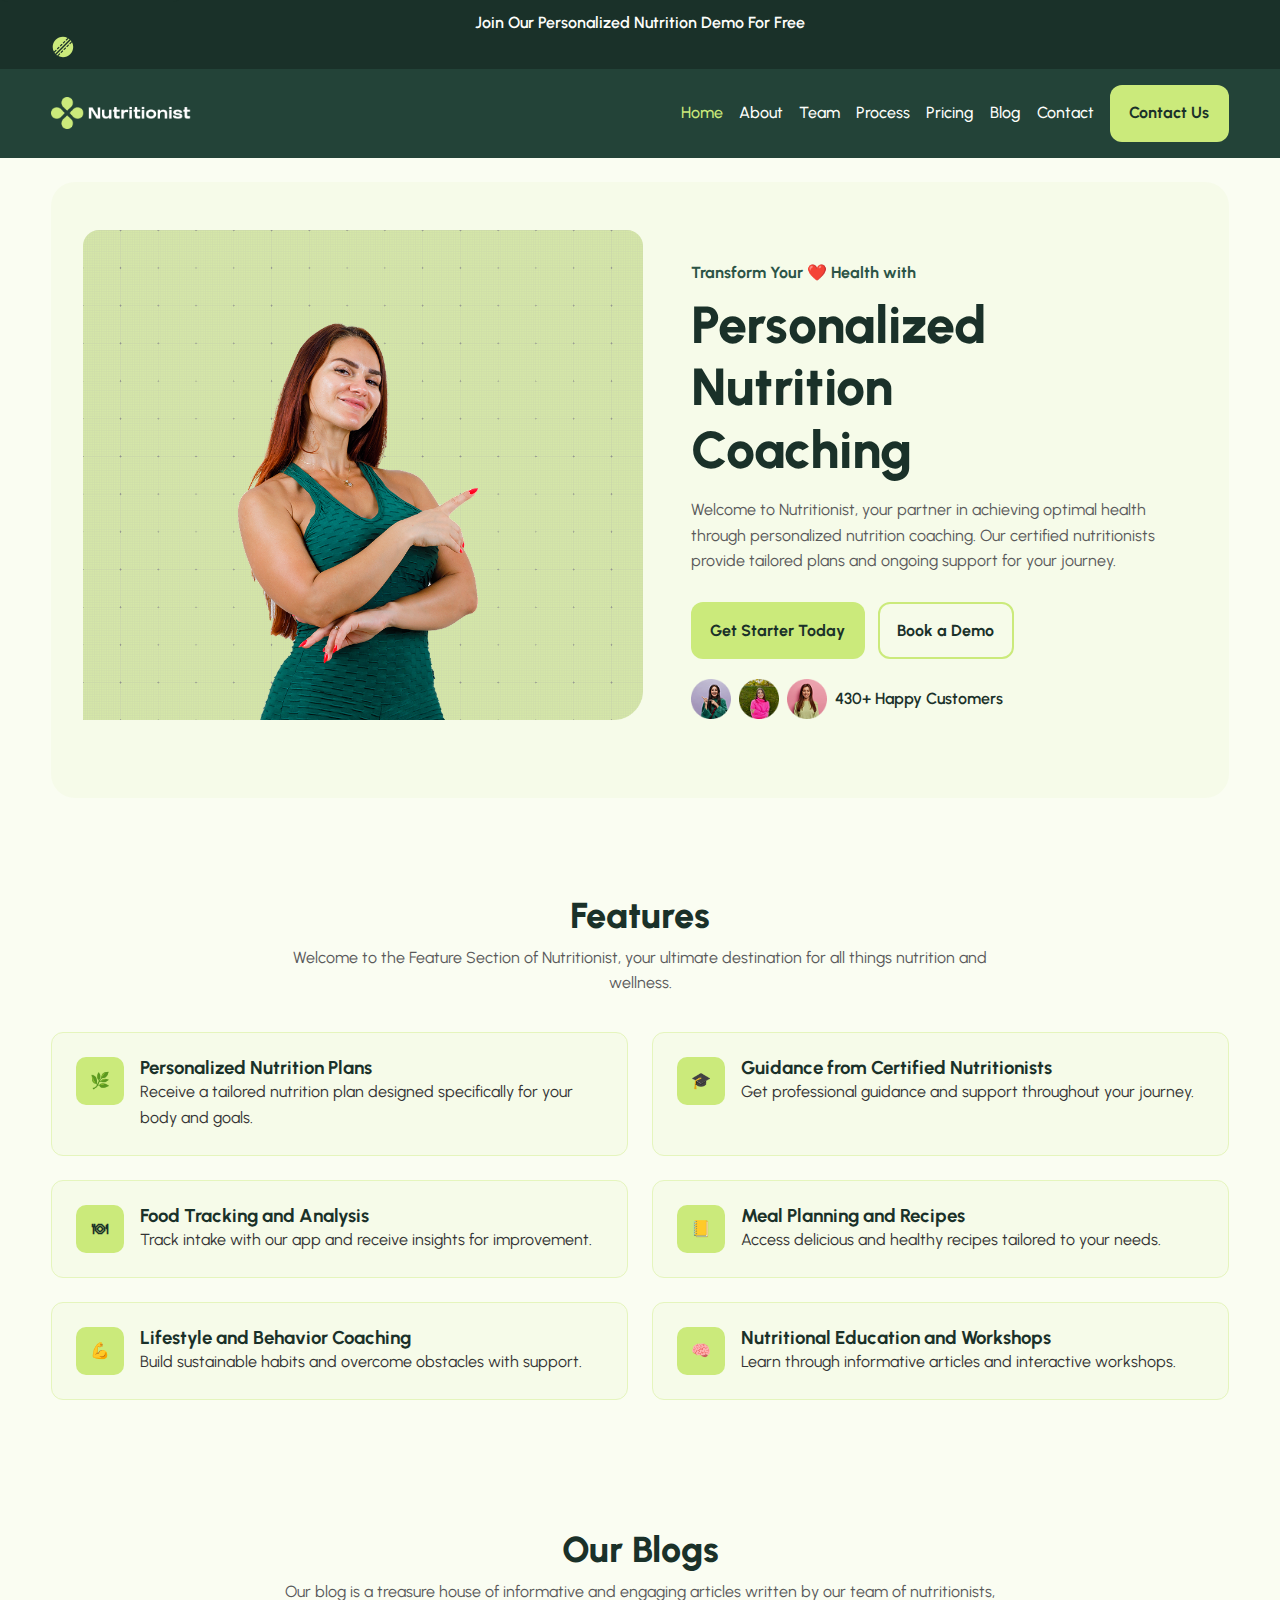
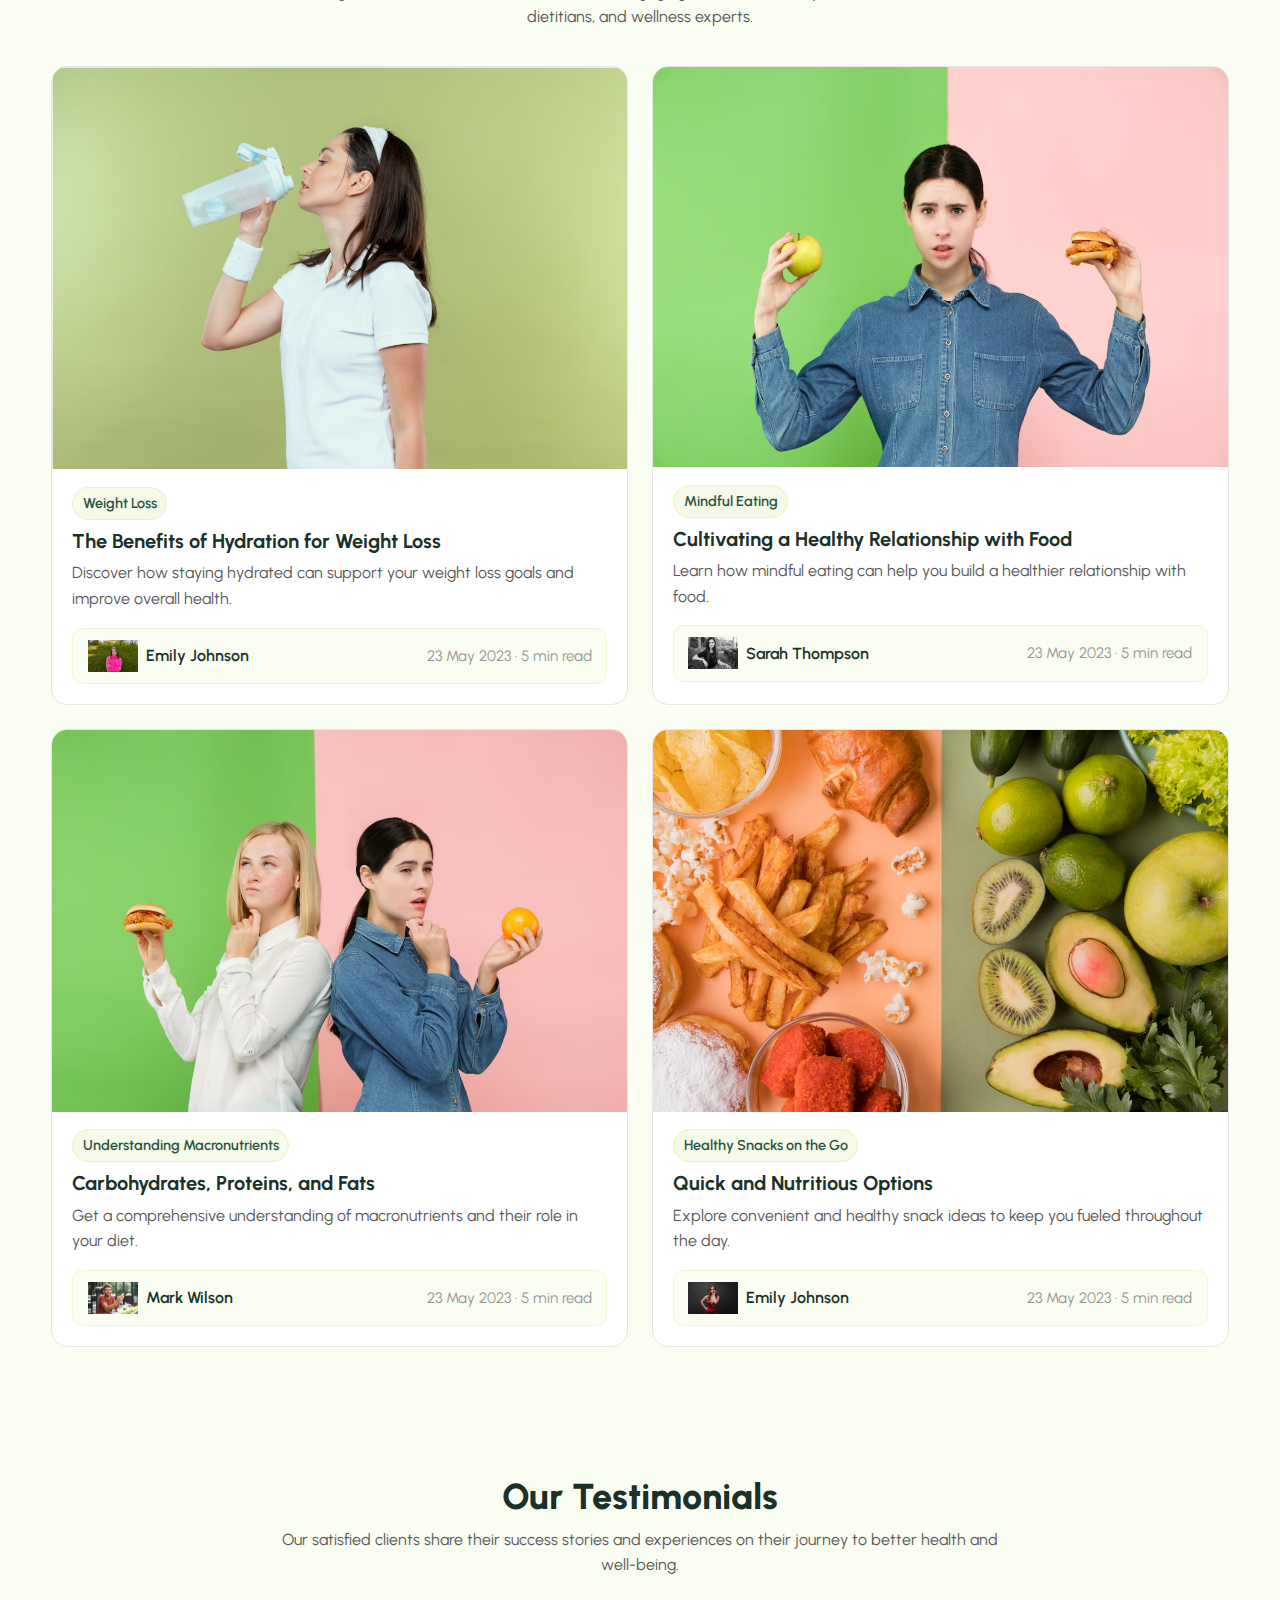
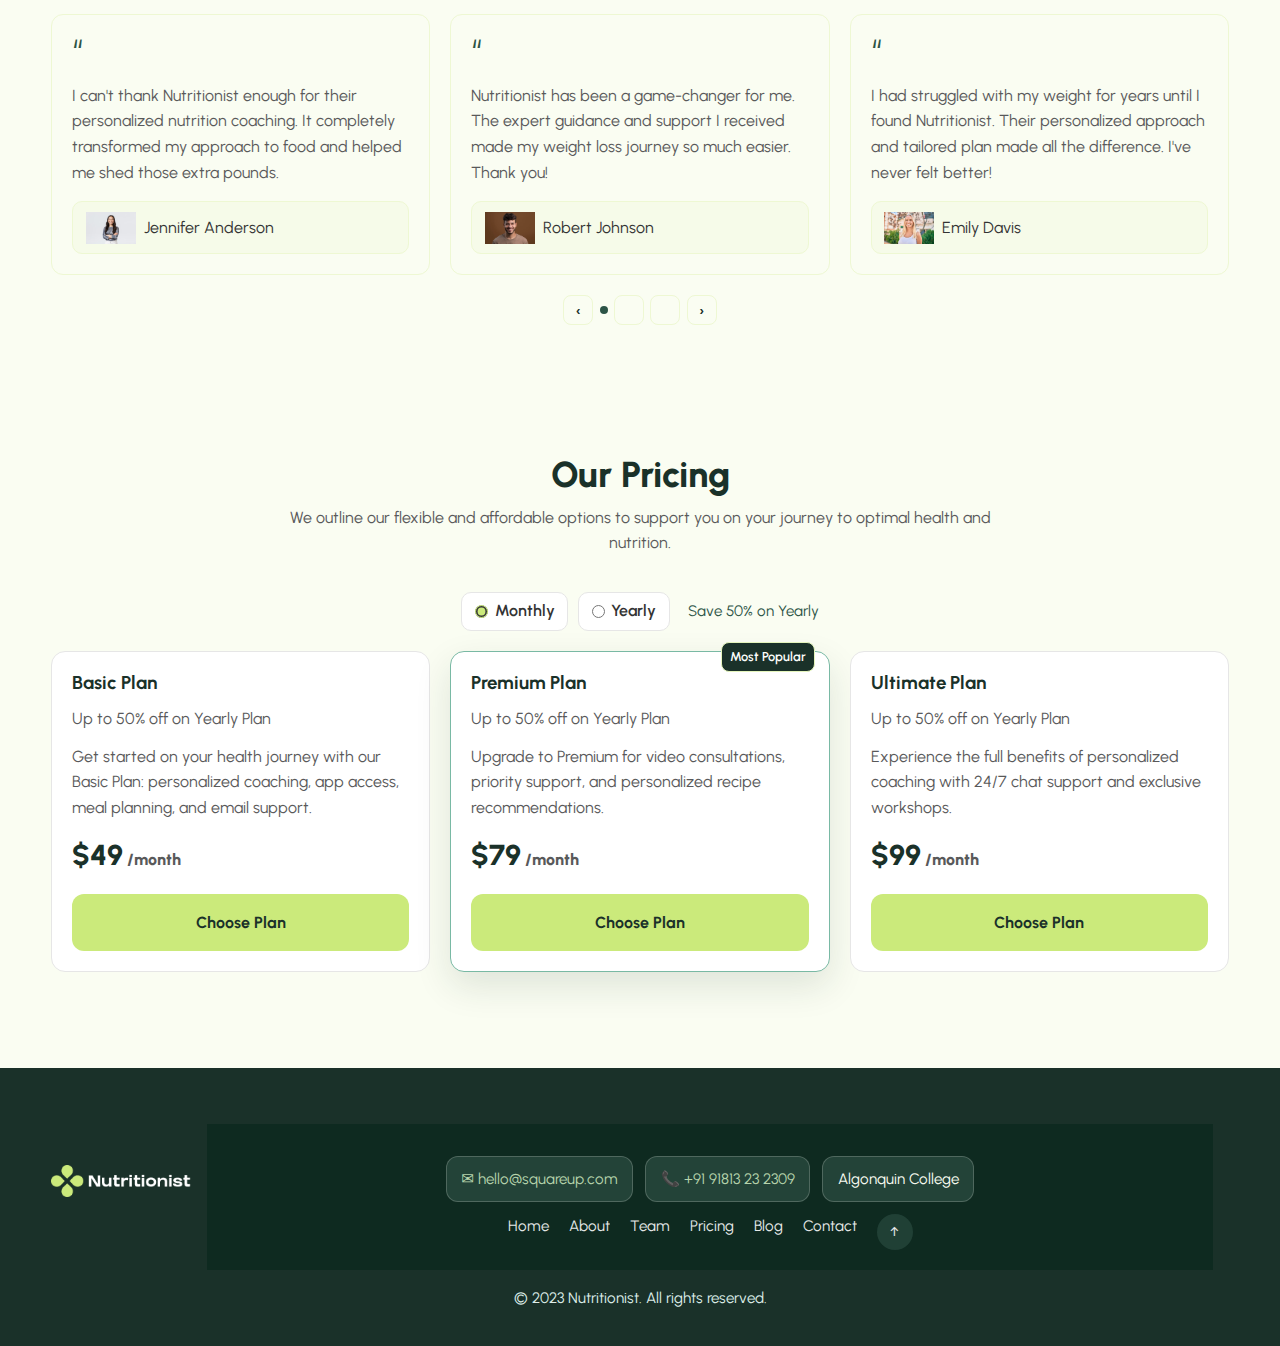
<file: index.html>
<!doctype html>
<html lang="en">

<head>
  <meta charset="UTF-8" />
  <meta name="viewport" content="width=device-width, initial-scale=1" />
  <title>Nutritionist — Personalized Nutrition Coaching</title>
  <meta name="description"
    content="Transform your health with personalized nutrition coaching. Tailored plans, certified experts, and flexible pricing." />
  <link rel="preconnect" href="https://fonts.googleapis.com">
  <link rel="preconnect" href="https://fonts.gstatic.com" crossorigin>
  <link href="https://fonts.googleapis.com/css2?family=Urbanist:wght@400;500;600;700;800&display=swap" rel="stylesheet">
  <link rel="stylesheet" href="styles.css" />
</head>

<body>
  <a class="skip-link" href="#main">Skip to main content</a>

  <!-- TOP BANNER///////////----------////////////////////////------------------------////////////////////////---------------//////////////////////-///////////////////////////////-/////////// -->
  <div class="top-banner">
    <div class="container">
      <p>Join Our Personalized Nutrition Demo For Free</p>
      <img src="images/Icon.svg" alt="">
      
      
    </div>
  </div>

  <!-- Header -->
  <header class="site-header">
    <div class="container header-inner">
      <a href="index.html" class="brand">
        <img src="images/Logo.png" alt="Nutritionist logo" width="140" height="32">
      </a>


      <button class="nav-toggle" aria-expanded="false" aria-controls="site-nav" aria-label="Toggle navigation">
        <span class="bar"></span><span class="bar"></span><span class="bar"></span>
      </button>

      <nav id="site-nav" class="site-nav" aria-label="Main Navigation">
        <ul class="nav-list">
          <li><a href="index.html" aria-current="page">Home</a></li>
          <li><a href="about.html">About</a></li>
          <li><a href="team.html">Team</a></li>
          <li><a href="#process">Process</a></li>
          <li><a href="#pricing">Pricing</a></li>
          <li><a href="#blog">Blog</a></li>
          <li><a href="contact.html">Contact</a></li>
        </ul>
        <!--the GO button -->
        <a href="contact.html" class="btn btn-nav">Contact Us</a>
      </nav>
    </div>
  </header>

  <main id="main">
    <!-- HERO -->
    <section class="hero">
      <div class="container hero-grid">
        <div class="hero-image">
          <img src="images/header women.png" alt="picture of a women pointing">

        </div>
        <div class="hero-content">
          <p class="eyebrow">Transform Your ❤️ Health with</p>
          <h1>Personalized Nutrition<br> Coaching</h1>
          <p class="lead">
            Welcome to Nutritionist, your partner in achieving optimal health through personalized nutrition coaching.
            Our certified nutritionists provide tailored plans and ongoing support for your journey.
          </p>
          <div class="hero-actions">
            <a href="#get-started" class="btn btn-primary">Get Starter Today</a>
            <a href="#demo" class="btn btn-outline">Book a Demo</a>
          </div>
          <div class="customers">
            <img src="images/mark-720.png" alt="" width="40" height="40">
            <img src="images/sarah-720.png" alt="" width="40" height="40">
            <img src="images/jennifer.png" alt="" width="40" height="40">
            <span>430+ Happy Customers</span>
          </div>
        </div>
      </div>
    </section>

    <!-- FEATURES -->
    <section class="features" aria-labelledby="features-heading">
      <div class="container">
        <h2 id="features-heading">Features</h2>
        <p class="section-intro">Welcome to the Feature Section of Nutritionist, your ultimate destination for all
          things nutrition and wellness.</p>

        <div class="features-grid">
          <article class="feature-card">

            <div class="feature-icon" aria-hidden="true">🌿</div>
            <div>
              <h3>Personalized Nutrition Plans</h3>
              <p>Receive a tailored nutrition plan designed specifically for your body and goals.</p>
            </div>
          </article>

          <article class="feature-card">

            <div class="feature-icon" aria-hidden="true">🎓</div>
            <div>
              <h3>Guidance from Certified Nutritionists</h3>
              <p>Get professional guidance and support throughout your journey.</p>
            </div>
          </article>

          <article class="feature-card">

            <div class="feature-icon" aria-hidden="true">🍽</div>
            <div>
              <h3>Food Tracking and Analysis</h3>
              <p>Track intake with our app and receive insights for improvement.</p>
            </div>
          </article>

          <article class="feature-card">

            <div class="feature-icon" aria-hidden="true">📒</div>
            <div>
              <h3>Meal Planning and Recipes</h3>
              <p>Access delicious and healthy recipes tailored to your needs.</p>
            </div>
          </article>

          <article class="feature-card">

            <div class="feature-icon" aria-hidden="true">💪</div>
            <div>
              <h3>Lifestyle and Behavior Coaching</h3>
              <p>Build sustainable habits and overcome obstacles with support.</p>
            </div>
          </article>

          <article class="feature-card">

            <div class="feature-icon" aria-hidden="true">🧠</div>
            <div>
              <h3>Nutritional Education and Workshops</h3>
              <p>Learn through informative articles and interactive workshops.</p>
            </div>
          </article>
        </div>
      </div>
    </section>

    <!-- BLOGS -->
    <section id="blog" class="blogs" aria-labelledby="blogs-heading">
      <div class="container">
        <h2 id="blogs-heading">Our Blogs</h2>
        <p class="section-intro">Our blog is a treasure house of informative and engaging articles written by our team
          of nutritionists, dietitians, and wellness experts.</p>

        <div class="blog-grid">
          <!-- Card 1 -->
          <article class="blog-card">
            <div class="blog-media">
              <img src="images/water drinking.png" alt="picture of a girl drinking water">
            </div>
            <div class="blog-body">
              <span class="badge">Weight Loss</span>
              <h3 class="blog-title">The Benefits of Hydration for Weight Loss</h3>
              <p class="blog-excerpt">Discover how staying hydrated can support your weight loss goals and improve
                overall health.</p>
              <div class="blog-meta">
                <div class="author">
                  <img src="images/pink lady.png" alt="" width="50" height="32">

                  <span>Emily Johnson</span>
                </div>
                <div class="meta-right">
                  <time datetime="2023-05-23">23 May 2023</time> · <span>5 min read</span>
                </div>
              </div>
            </div>
          </article>

          <!-- Card 2 -->
          <article class="blog-card">
            <div class="blog-media">

              <img src="images/two sides.png" alt="picture burger vs apple" width="1000" height="400">
            </div>
            <div class="blog-body">
              <span class="badge">Mindful Eating</span>
              <h3 class="blog-title">Cultivating a Healthy Relationship with Food</h3>
              <p class="blog-excerpt">Learn how mindful eating can help you build a healthier relationship with food.
              </p>
              <div class="blog-meta">
                <div class="author">
                  <img src="images/sarah comment.png" alt="woman sitting on bench" width="50" height="32">
                  <span>Sarah Thompson</span>
                </div>
                <div class="meta-right">
                  <time datetime="2023-05-23">23 May 2023</time> · <span>5 min read</span>
                </div>
              </div>
            </div>
          </article>

          <!-- Card 3 -->
          <article class="blog-card">
            <div class="blog-media">

              <img src="images/two wondering women.png" alt="picture of two women wondering">
            </div>
            <div class="blog-body">
              <span class="badge">Understanding Macronutrients</span>
              <h3 class="blog-title">Carbohydrates, Proteins, and Fats</h3>
              <p class="blog-excerpt">Get a comprehensive understanding of macronutrients and their role in your diet.
              </p>
              <div class="blog-meta">
                <div class="author">
                  <img src="images/smilling guy comment.png" alt="" width="50" height="32">

                  <span>Mark Wilson</span>
                </div>
                <div class="meta-right">
                  <time datetime="2023-05-23">23 May 2023</time> · <span>5 min read</span>
                </div>
              </div>
            </div>
          </article>

          <!-- Card 4 -->
          <article class="blog-card">
            <div class="blog-media">

              <img src="images/avocado.png" alt="picture of junk and healthy food">
            </div>
            <div class="blog-body">
              <span class="badge">Healthy Snacks on the Go</span>
              <h3 class="blog-title">Quick and Nutritious Options</h3>
              <p class="blog-excerpt">Explore convenient and healthy snack ideas to keep you fueled throughout the day.
              </p>
              <div class="blog-meta">
                <div class="author">
                  <img src="images/beautiful sexy lady.png" alt="Emily comment" width="50" height="32">
                  <span>Emily Johnson</span>
                </div>
                <div class="meta-right">
                  <time datetime="2023-05-23">23 May 2023</time> · <span>5 min read</span>
                </div>
              </div>
            </div>
          </article>
        </div>
      </div>
    </section>

    <!-- TESTIMONIALS+FACES--////////////--------///////////////////------------------//////////////////////////----////////////// -->
    <section class="testimonials" aria-labelledby="testimonials-heading">
      <div class="container">
        <h2 id="testimonials-heading">Our Testimonials</h2>
        <p class="section-intro">Our satisfied clients share their success stories and experiences on their journey to
          better health and well-being.</p>

        <div class="testimony-grid">
          <figure class="quote-card">
            <div class="quote-mark" aria-hidden="true">“</div>
            <blockquote>
              I can't thank Nutritionist enough for their personalized nutrition coaching. It completely transformed my
              approach to food and helped me shed those extra pounds.
            </blockquote>
            <figcaption class="quote-author">
              <img src="images/japanese women.png" alt="" width="50" height="32">
              <span>Jennifer Anderson</span>
            </figcaption>
          </figure>

          <figure class="quote-card">
            <div class="quote-mark" aria-hidden="true">“</div>
            <blockquote>
              Nutritionist has been a game-changer for me. The expert guidance and support I received made my weight
              loss journey so much easier. Thank you!
            </blockquote>
            <figcaption class="quote-author">
              <img src="images/brown guy.png" alt="" width="50" height="32">
              <span>Robert Johnson</span>
            </figcaption>
          </figure>

          <figure class="quote-card">
            <div class="quote-mark" aria-hidden="true">“</div>
            <blockquote>
              I had struggled with my weight for years until I found Nutritionist. Their personalized approach and
              tailored plan made all the difference. I've never felt better!
            </blockquote>
            <figcaption class="quote-author">
              <img src="images/hot blonde.png" alt="" width="50" height="32">
              <span>Emily Davis</span>
            </figcaption>
          </figure>
        </div>

        <div class="slider-dots" aria-hidden="true">
          <button class="dot prev" aria-label="Previous">‹</button>
          <span class="dot is-active"></span>
          <span class="dot"></span>
          <span class="dot"></span>
          <button class="dot next" aria-label="Next">›</button>
        </div>
      </div>
    </section>

    <!-- PRICING SECTION------//////////////--------------------------/////////////////----------/////////////////////-///////////// -->
    <section id="pricing" class="pricing" aria-labelledby="pricing-heading">
      <div class="container">
        <h2 id="pricing-heading">Our Pricing</h2>
        <p class="section-intro">
          We outline our flexible and affordable options to support you on your journey to optimal health and nutrition.
        </p>

        <fieldset class="billing-switch" aria-label="Billing period">
          <legend class="visually-hidden">Choose billing</legend>
          <label class="switch"><input type="radio" name="billing" value="monthly" checked><span>Monthly</span></label>
          <label class="switch"><input type="radio" name="billing" value="yearly"><span>Yearly</span></label>
          <div class="save-tip">Save 50% on Yearly</div>
        </fieldset>

        <div class="pricing-grid">
          <article class="price-card">
            <h3>Basic Plan</h3>
            <p class="sub">Up to 50% off on Yearly Plan</p>
            <p class="copy">Get started on your health journey with our Basic Plan: personalized coaching, app access,
              meal planning, and email support.</p>
            <p class="price">
              <span class="amount" data-monthly="$49" data-yearly="$24">$49</span><span class="per">/month</span>
            </p>
            <a href="#" class="btn btn-primary btn-block">Choose Plan</a>
          </article>

          <article class="price-card featured" aria-label="Premium plan, most popular">
            <div class="badge">Most Popular</div>
            <h3>Premium Plan</h3>
            <p class="sub">Up to 50% off on Yearly Plan</p>
            <p class="copy">Upgrade to Premium for video consultations, priority support, and personalized recipe
              recommendations.</p>
            <p class="price">
              <span class="amount" data-monthly="$79" data-yearly="$39">$79</span><span class="per">/month</span>
            </p>
            <a href="#" class="btn btn-primary btn-block">Choose Plan</a>
          </article>

          <article class="price-card">
            <h3>Ultimate Plan</h3>
            <p class="sub">Up to 50% off on Yearly Plan</p>
            <p class="copy">Experience the full benefits of personalized coaching with 24/7 chat support and exclusive
              workshops.</p>
            <p class="price">
              <span class="amount" data-monthly="$99" data-yearly="$49">$99</span><span class="per">/month</span>
            </p>
            <a href="#" class="btn btn-primary btn-block">Choose Plan</a>
          </article>
        </div>
      </div>
    </section>
  </main>

  <!-- FOOTER SECTION -/----------/--------------------/////////////////////----------------///////////////---------------///////////-->


  <div class="footer-bar">
    <div class="container footer-grid">
      <a href="index.html" class="brand">
        <img src="images/Logo.png" alt="Nutritionist" width="140" height="32" />
      </a>

      <footer class="site-footer" role="contentinfo">
        <div class="container footer-contact">
          <a class="chip" href="mailto:hello@squareup.com">✉ hello@squareup.com</a>
          <a class="chip" href="tel:+9191813232309">📞 +91 91813 23 2309</a>
          <span class="chip"> Algonquin College</span>
        </div>

        <nav class="footer-nav" aria-label="Footer">
          <ul>
            <li><a href="index.html" aria-current="page">Home</a></li>
            <li><a href="about.html">About</a></li>
            <li><a href="team.html">Team</a></li>
            <li><a href="#pricing">Pricing</a></li>
            <li><a href="#blog">Blog</a></li>
            <li><a href="#contact">Contact</a></li>
            <a href="#top" class="to-top" aria-label="Go to top">↑</a>
          </ul>
        </nav>

    </div>
    <div class="container copyline">© 2023 Nutritionist. All rights reserved.</div>
  </div>
  </footer>

  <script>
    // Mobile navigation----------------------////////////////-/////////////////-////////////////////-////////////////
    const navToggle = document.querySelector('.nav-toggle');
    const siteNav = document.getElementById('site-nav');
    navToggle.addEventListener('click', () => {
      const expanded = navToggle.getAttribute('aria-expanded') === 'true';
      navToggle.setAttribute('aria-expanded', String(!expanded));
      siteNav.classList.toggle('open');
    });

    // Pricing changes----------------------//////////-//////////////-//////////////////-///////////////////-////////
    const radios = document.querySelectorAll('input[name="billing"]');
    const amounts = document.querySelectorAll('.amount');
    radios.forEach(r => r.addEventListener('change', () => {
      const yearly = document.querySelector('input[value="yearly"]').checked;
      amounts.forEach(a => a.textContent = yearly ? a.dataset.yearly : a.dataset.monthly);
    }));
  </script>
</body>

</html>
</file>
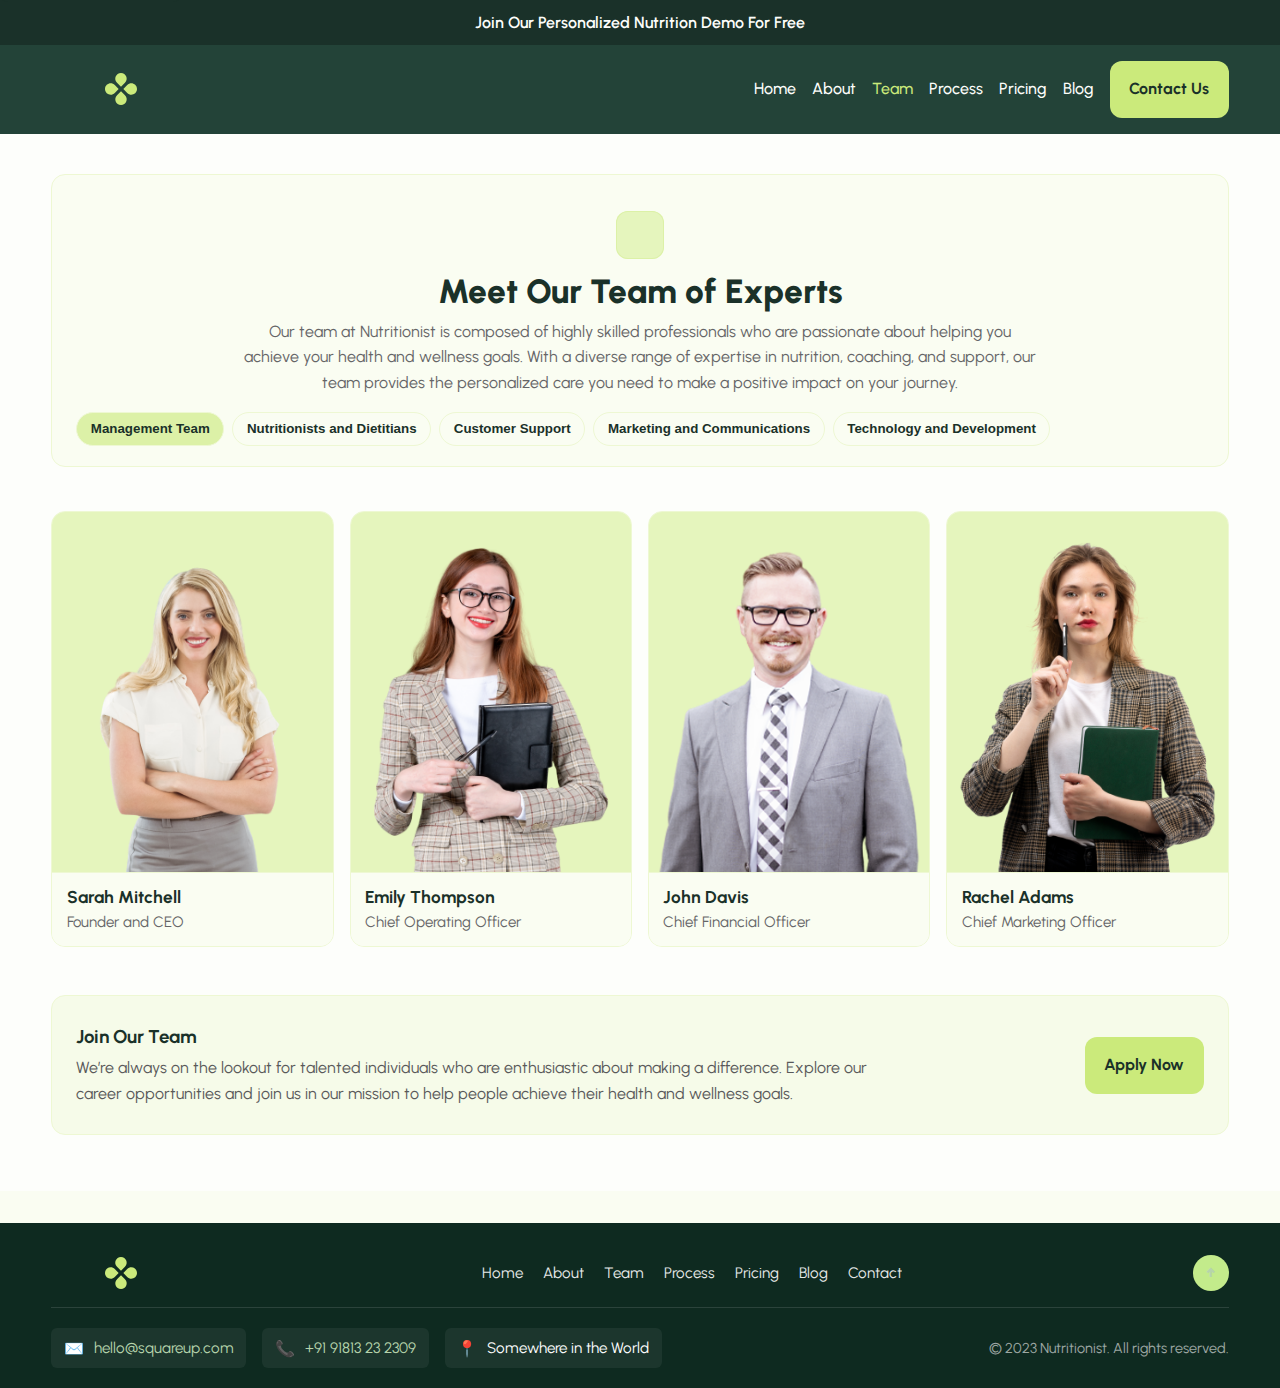
<file: team.html>
<!doctype html>
<html lang="en">
<head>
  <meta charset="utf-8" />
  <meta name="viewport" content="width=device-width, initial-scale=1" />
  <title>Team — Nutritionist</title>
  <meta name="description" content="Meet our certified nutritionists and leadership team behind Nutritionist." />
  <link rel="preconnect" href="https://fonts.googleapis.com">
  <link rel="preconnect" href="https://fonts.gstatic.com" crossorigin>
  <link href="https://fonts.googleapis.com/css2?family=Urbanist:wght@400;500;600;700;800&display=swap" rel="stylesheet">
  <link rel="stylesheet" href="styles.css" />
</head>

<body id="top">
  <a class="skip-link" href="#main">Skip to main content</a>

  <!-- Top banner -->
  <div class="top-banner" role="note">Join Our Personalized Nutrition Demo For Free</div>

  <!-- Header -->
  <header class="site-header" role="banner">
    <div class="container header-inner">
      <a href="index.html" class="brand">
        <img src="images/logo.svg" alt="Nutritionist logo" width="140" height="32" />
      </a>

      <button class="nav-toggle" aria-expanded="false" aria-controls="site-nav" aria-label="Toggle navigation">
        <span class="bar"></span><span class="bar"></span><span class="bar"></span>
      </button>

      <nav id="site-nav" class="site-nav" aria-label="Primary">
        <ul class="nav-list">
          <li><a href="index.html">Home</a></li>
          <li><a href="about.html">About</a></li>
          <li><a href="team.html" aria-current="page">Team</a></li>
          <li><a href="index.html#process">Process</a></li>
          <li><a href="index.html#pricing">Pricing</a></li>
          <li><a href="index.html#blog">Blog</a></li>
        </ul>
        <a class="btn btn-primary btn-small" href="index.html#contact">Contact Us</a>
      </nav>
    </div>
  </header>

  <main id="main">
    <!-- Team hero -->
    <section class="team-hero">
      <div class="container">
        <div class="team-hero-card">
          <div class="team-hero-icon" aria-hidden="true"></div>
          <h1>Meet Our Team of Experts</h1>
          <p class="hero-intro">
            Our team at Nutritionist is composed of highly skilled professionals who are passionate about helping you achieve your
            health and wellness goals. With a diverse range of expertise in nutrition, coaching, and support, our team provides
            the personalized care you need to make a positive impact on your journey.
          </p>

          <ul class="team-tabs" role="tablist">
            <li><button class="pill is-active" data-filter="all" role="tab" aria-selected="true">Management Team</button></li>
            <li><button class="pill" data-filter="nutrition" role="tab">Nutritionists and Dietitians</button></li>
            <li><button class="pill" data-filter="support" role="tab">Customer Support</button></li>
            <li><button class="pill" data-filter="marketing" role="tab">Marketing and Communications</button></li>
            <li><button class="pill" data-filter="tech" role="tab">Technology and Development</button></li>
          </ul>
        </div>
      </div>
    </section>

    <!-- Grid -->
    <section class="team-grid-wrap">
      <div class="container">
        <div class="team-grid" aria-label="Team members">
          <article class="member-card" data-tags="management">
            <div class="member-photo">
              <img src="images/214c65384d1b4418207ea001f0242ca5e7dd905a.png" alt="Sarah Mitchell — Founder and CEO" width="720" height="720" loading="lazy">
            </div>
            <div class="member-meta">
              <h3>Sarah Mitchell</h3>
              <p class="role">Founder and CEO</p>
            </div>
          </article>

          <article class="member-card" data-tags="management">
            <div class="member-photo">
              <img src="images/b18c34cb8517d5d71a108e792de4bd3137ab4ebf.png" alt="Emily Thompson — Chief Operating Officer" width="720" height="720" loading="lazy">
            </div>
            <div class="member-meta">
              <h3>Emily Thompson</h3>
              <p class="role">Chief Operating Officer</p>
            </div>
          </article>

          <article class="member-card" data-tags="management finance">
            <div class="member-photo">
              <img src="images/4ebe85d11ba4e905ba7cd80f55642aa00d65e19b.png" alt="John Davis — Chief Financial Officer" width="720" height="720" loading="lazy">
            </div>
            <div class="member-meta">
              <h3>John Davis</h3>
              <p class="role">Chief Financial Officer</p>
            </div>
          </article>

          <article class="member-card" data-tags="management marketing">
            <div class="member-photo">
              <img src="images/f572671d9b46a27ca39290c8b42247c0d79f5a5b.png" alt="Rachel Adams — Chief Marketing Officer" width="720" height="720" loading="lazy">
            </div>
            <div class="member-meta">
              <h3>Rachel Adams</h3>
              <p class="role">Chief Marketing Officer</p>
            </div>
          </article>
        </div>
      </div>
    </section>

    <!-- CTA -->
    <section class="team-cta">
      <div class="container">
        <div class="cta-panel">
          <div class="cta-copy">
            <h3>Join Our Team</h3>
            <p>
              We’re always on the lookout for talented individuals who are enthusiastic about making a difference.
              Explore our career opportunities and join us in our mission to help people achieve their health and wellness goals.
            </p>
          </div>
          <a href="#" class="btn btn-primary cta-btn">Apply Now</a>
        </div>
      </div>
    </section>
  </main>

  <!-- Footer -->
  <footer class="site-footer" role="contentinfo">
    <div class="container">
      <div class="footer-top">
        <a class="brand" href="#top">
          <img src="images/logo.svg" alt="Nutritionist" width="140" height="32" />
        </a>

        <nav class="footer-nav" aria-label="Footer">
          <ul>
            <li><a href="index.html">Home</a></li>
            <li><a href="about.html">About</a></li>
            <li><a href="team.html" aria-current="page">Team</a></li>
            <li><a href="index.html#process">Process</a></li>
            <li><a href="index.html#pricing">Pricing</a></li>
            <li><a href="index.html#blog">Blog</a></li>
            <li><a href="index.html#contact">Contact</a></li>
          </ul>
        </nav>

        <a href="#top" class="go-top" aria-label="Back to top"><span>↑</span></a>
      </div>

      <div class="footer-bottom">
        <div class="contact-box">
          <div class="icon">✉️</div>
          <a href="mailto:hello@squareup.com">hello@squareup.com</a>
        </div>
        <div class="contact-box">
          <div class="icon">📞</div>
          <a href="tel:+9191813232309">+91 91813 23 2309</a>
        </div>
        <div class="contact-box">
          <div class="icon">📍</div>
          <span>Somewhere in the World</span>
        </div>
        <small>© 2023 Nutritionist. All rights reserved.</small>
      </div>
    </div>
  </footer>

  <script>
    // mobile nav
    const toggle = document.querySelector('.nav-toggle');
    const nav = document.getElementById('site-nav');
    toggle.addEventListener('click', () => {
      const expanded = toggle.getAttribute('aria-expanded') === 'true';
      toggle.setAttribute('aria-expanded', String(!expanded));
      nav.classList.toggle('open');
    });

    // team filters
    const pills = document.querySelectorAll('.team-tabs .pill');
    const cards = document.querySelectorAll('.member-card');
    pills.forEach(p => p.addEventListener('click', () => {
      pills.forEach(x => { x.classList.remove('is-active'); x.setAttribute('aria-selected','false'); });
      p.classList.add('is-active'); p.setAttribute('aria-selected','true');
      const f = p.dataset.filter;
      cards.forEach(c => {
        const tags = c.dataset.tags || '';
        c.style.display = (f === 'all' || tags.includes(f)) ? '' : 'none';
      });
    }));
  </script>
</body>
</html>
</file>
<file: styles.css>
----------------------------------------------------- */

/* RESET & BASE */


/* NAV core */
.site-header{ position:sticky; top:0; z-index:1000; }
.header-inner{ display:grid; grid-template-columns:auto 1fr; align-items:center; gap:1rem; padding:.75rem 0; }
.site-nav{ display:flex; align-items:center; justify-content:flex-end; gap:1rem; }
.nav-list{ display:flex; gap:1rem; list-style:none; margin:0; padding:0; }
.nav-list a{ text-decoration:none; font-weight:600; }

/* Hamburger (hidden on desktop) */
.nav-toggle{ display:none; background:none; border:0; cursor:pointer; }
.nav-toggle .bar{ display:block; width:24px; height:2px; background:currentColor; margin:5px 0; border-radius:2px; }

/* Mobile/Laptop behavior */
@media (max-width: 980px){
  .nav-toggle{ display:inline-block; }
  .site-nav{
    position:fixed; left:0; right:0; top:64px;
    background:#fff; border-bottom:1px solid #e6e6e6;
    transform:translateY(-140%); transition:transform .3s ease;
    display:block; padding:1rem; z-index:999;
  }
  .site-nav.open{ transform:none; }
  .nav-list{ flex-direction:column; gap:.6rem; }
  .site-nav .btn-nav{ display:inline-block; margin-top:.5rem; }
}

/* Force reset for desktop so menu never stays hidden */
@media (min-width: 981px){
  #site-nav{ position:static; transform:none !important; display:flex; padding:0; background:transparent; border:0; }
}  

*{box-sizing:border-box;margin:0;padding:0}
html{scroll-behavior:smooth}
body{
  font-family:"Urbanist",system-ui,-apple-system,Segoe UI,Roboto,Arial,sans-serif;
  background:#FAFDF2; /* g97 */
  color:#333333; /* gy20 */
  line-height:1.6;
}
img{max-width:100%;display:block}
.visually-hidden{position:absolute!important;width:1px;height:1px;margin:-1px;border:0;padding:0;clip:rect(0 0 0 0);overflow:hidden}
.skip-link{position:absolute;left:0;top:-40px;background:#1A3129;color:#FAFDF2;padding:.5rem 1rem;border-radius:.5rem;z-index:999}
.skip-link:focus{top:10px}

/* COLORS (from Template Guide) */
:root{
  --g70:#CBEA7B;--g75:#D3EE91;--g80:#DCF1A7;--g85:#E5F5BD;--g90:#EEF8D3;--g95:#F6FBE9;--g97:#FAFDF2;--g99:#FDFEFB;
  --dg15:#1A3129;--dg20:#234338;--dg25:#2C5446;--dg40:#468671;--dg60:#79B9A4;--dg90:#DDEDE8;
  --gy20:#333333;--gy30:#4C4C4D;--gy35:#59595A;--gy40:#656567;--gy60:#98989A;--gy90:#E6E6E6;--gy97:#F7F7F7;--gy99:#FCFCFC;
}

.container{width:min(1200px,92%);margin-inline:auto}
h1,h2,h3{color:var(--dg15);line-height:1.2}
h1{font-weight:800;font-size:clamp(2rem,3vw + 1rem,3.25rem)}
h2{font-weight:800;font-size:clamp(1.6rem,1.6vw + 1rem,2.25rem);text-align:center;margin-bottom:.5rem}
.section-intro{color:var(--gy35);text-align:center;max-width:75ch;margin:0 auto 2.25rem}

/* TOP BANNER */
.top-banner{background:var(--dg15);color:var(--g99);padding:.6rem 0;text-align:center;font-weight:600}

/* HEADER */
.site-header{background:var(--dg20);color:var(--g99)}
.header-inner{display:flex;align-items:center;justify-content:space-between;padding:1rem 0}
.nav-toggle{display:none;background:none;border:0;cursor:pointer}
.nav-toggle .bar{width:24px;height:2px;background:var(--g99);border-radius:2px;margin:4px 0}
.site-nav{display:flex;align-items:center;gap:1rem}
.nav-list{list-style:none;display:flex;gap:1rem}
.nav-list a{color:var(--g99);font-weight:500}
.nav-list a:hover,.nav-list a[aria-current="page"]{color:var(--g70)}
.btn{display:inline-block;font-weight:700;border-radius:.75rem;padding:.85rem 1.1rem;text-decoration:none;border:2px solid transparent;transition:.2s ease}
.btn-nav{background:var(--g70);color:var(--dg15)}
.btn-nav:hover{background:var(--g75)}

/* HERO */
.hero{margin-top:1.5rem}
.hero-grid{display:grid;grid-template-columns:1.05fr .95fr;align-items:center;gap:3rem;background:var(--g95);border-radius:1.5rem;padding:3rem 2rem}
.hero-image{position:relative;height:100%;min-height:520px;border-radius:1rem;overflow:hidden}
.hero-image .img-placeholder{width:100%;height:100%;background:linear-gradient(0deg,var(--g80),var(--g85))}
.eyebrow{color:var(--dg25);font-weight:700;margin-bottom:.5rem}
.lead{color:var(--gy35);margin:1rem 0 1.75rem;max-width:52ch}
.hero-actions{display:flex;gap:.8rem;flex-wrap:wrap}
.btn-primary{background:var(--g70);color:var(--dg15)}
.btn-primary:hover{background:var(--g75)}
.btn-outline{background:transparent;border-color:var(--g70);color:var(--dg15)}
.customers{display:flex;align-items:center;gap:.5rem;margin-top:1.25rem;color:var(--dg15);font-weight:600}

/* FEATURES */
.features{padding:6rem 0}
.features-grid{display:grid;grid-template-columns:repeat(2,1fr);gap:1.5rem}
.feature-card{display:grid;grid-template-columns:auto 1fr;gap:1rem;align-items:start;background:var(--g95);border:1px solid var(--g85);border-radius:12px;padding:1.5rem}
.feature-icon{width:48px;height:48px;display:grid;place-items:center;background:var(--g70);color:var(--dg15);border-radius:10px;font-weight:800}

/* BLOGS */
.blogs{padding:2rem 0 6rem}
.blog-grid{display:grid;grid-template-columns:repeat(2,1fr);gap:1.5rem}
.blog-card{background:#fff;border:1px solid var(--gy90);border-radius:16px;overflow:hidden;display:flex;flex-direction:column}
.blog-media{aspect-ratio:16/10;background:var(--g90)}
.blog-media .img-placeholder{width:100%;height:100%;background:linear-gradient(0deg,var(--g90),var(--g95))}
.blog-body{padding:1.1rem 1.25rem 1.25rem}
.badge{display:inline-block;background:var(--g95);border:1px solid var(--g85);color:var(--dg25);padding:.25rem .6rem;border-radius:999px;font-size:.9rem;font-weight:600;margin-bottom:.5rem}
.blog-title{font-size:1.25rem;line-height:1.3;margin:0 0 .4rem}
.blog-excerpt{color:var(--gy35);margin-bottom:1rem}
.blog-meta{display:flex;align-items:center;justify-content:space-between;gap:1rem;background:var(--g97);border:1px solid var(--g90);border-radius:10px;padding:.7rem .9rem}
.blog-meta .author{display:flex;align-items:center;gap:.5rem;color:var(--dg15);font-weight:600}
.blog-meta .meta-right{color:var(--gy60);font-size:.95rem}

/* TESTIMONIALS */
.testimonials{padding:2rem 0 6rem}
.testimony-grid{display:grid;grid-template-columns:repeat(3,1fr);gap:1.25rem;margin-top:1.5rem}
.quote-card{background:var(--g97);border:1px solid var(--g90);border-radius:12px;padding:1.25rem;display:flex;flex-direction:column;gap:1rem}
.quote-mark{color:var(--dg25);font-size:2rem;line-height:1}
blockquote{color:var(--gy35)}
.quote-author{display:flex;align-items:center;gap:.5rem;background:var(--g95);border:1px solid var(--g90);border-radius:10px;padding:.6rem .8rem}
.slider-dots{display:flex;align-items:center;gap:.4rem;justify-content:center;margin-top:1.25rem}
.dot{width:30px;height:30px;border:1px solid var(--g90);background:var(--g97);border-radius:8px;display:grid;place-items:center;font-weight:700;color:var(--dg15)}
.dot.is-active{width:8px;height:8px;border-radius:999px;background:var(--dg25);border:0}

/* PRICING */
.pricing{padding:2rem 0 6rem}
.billing-switch{display:flex;align-items:center;justify-content:center;gap:.6rem;margin-bottom:1rem;border:0}
.switch{display:inline-flex;align-items:center;background:#fff;border:1px solid var(--gy90);border-radius:10px;padding:.35rem .8rem;font-weight:600}
.switch input{accent-color:var(--g70);margin-right:.4rem}
.save-tip{color:var(--dg25);font-size:.95rem;margin-left:.5rem}
.pricing-grid{display:grid;grid-template-columns:repeat(3,1fr);gap:1.25rem;margin-top:1.25rem}
.price-card{background:#fff;border:1px solid var(--gy90);border-radius:14px;padding:1.25rem;position:relative;display:flex;flex-direction:column;gap:.75rem}
.price-card .badge{position:absolute;top:-10px;right:14px;background:var(--dg15);color:var(--g99);padding:.25rem .5rem;border-radius:.5rem;font-size:.8rem}
.price-card.featured{box-shadow:0 14px 36px rgba(26,49,41,.12);border-color:var(--dg60)}
.sub{color:var(--gy35)}
.copy{color:var(--gy35)}
.price{font-weight:800;color:var(--dg15);font-size:1.8rem}
.price .per{color:var(--gy35);font-size:1rem;margin-left:.25rem}
.btn-block{display:block;text-align:center;margin-top:.25rem}

/* FOOTER */
.site-footer{margin-top:2rem}
.footer-contact{display:flex;gap:.75rem;flex-wrap:wrap;justify-content:center;margin-bottom:.75rem}
.chip{display:inline-block;background:var(--dg20);color:var(--g97);padding:.6rem .9rem;border-radius:.75rem;border:1px solid color-mix(in oklab,var(--g99),transparent 80%)}
.footer-bar{background:var(--dg15);color:var(--dg90);padding:1.5rem 0 2.25rem}
.footer-grid{display:grid;grid-template-columns:auto 1fr auto;gap:1rem;align-items:center}
.footer-nav ul{list-style:none;display:flex;flex-wrap:wrap;gap:1rem;justify-content:center}
.footer-nav a{color:var(--dg90)}
.footer-nav a:hover{color:var(--g70)}
.to-top{display:grid;place-items:center;width:36px;height:36px;border-radius:999px;background:var(--dg20);color:var(--g99);text-decoration:none}
.copyline{text-align:center;color:var(--dg90);margin-top:1rem;font-size:.95rem}

/* UTILITIES */
.img-placeholder{border-radius:12px}
.btn:hover{transform:translateY(-1px)}
:focus-visible{outline:3px solid var(--dg40);outline-offset:2px}
@media (prefers-reduced-motion:reduce){*{animation:none!important;transition:none!important}}

/* RESPONSIVE */
@media (max-width: 1080px){
  .hero-grid{grid-template-columns:1fr;gap:2rem}
  .hero-image{min-height:380px}
}
@media (max-width: 980px){
  .nav-toggle{display:block}
  .site-nav{position:fixed;left:0;right:0;top:74px;background:var(--dg20);transform:translateY(-130%);transition:.3s ease;padding:1rem}
  .site-nav.open{transform:none}
  .nav-list{flex-direction:column}
  .features-grid{grid-template-columns:1fr}
  .blog-grid{grid-template-columns:1fr}
  .testimony-grid{grid-template-columns:1fr}
  .pricing-grid{grid-template-columns:1fr}
  .footer-grid{grid-template-columns:1fr;gap:1rem}
}
@media (max-width: 430px){
  .btn{padding:.75rem 1rem}
  .hero-grid{padding:2rem 1.25rem}
}
/* ================================
   ABOUT PAGE STYLES
===================================*/

/* ----- HERO TILE GRID ----- */
.about-hero {
  background: var(--g99);
  padding: 2.5rem 0 1rem;
}

.go-top{display:grid;place-items:center;width:36px;height:36px;border-radius:999px;background:var(--dg20);color:var(--g99);text-decoration:none}
.center-tile {
  grid-column: 3;
  grid-row: 1 / span 2;
  background: var(--g85) url("images/logo-mark.svg") no-repeat center;
  background-size: 40%;
}
@media (max-width: 768px) {
  .tile-grid {
    grid-template-columns: repeat(3, 1fr);
  }
}

/* ----- WELCOME SECTION ----- */
.about-welcome {
  background: var(--g97);
  padding: 3rem 0;
}
.welcome-box {
  background: var(--g97);
  border-radius: 12px;
  padding: 2.5rem;
  text-align: center;
  box-shadow: 0 0 0 1px var(--g90);
}
.welcome-box h2 {
  color: var(--dg15);
  margin-bottom: 1rem;
  font-weight: 700;
}
.welcome-box p {
  color: var(--gy35);
  max-width: 75ch;
  margin-inline: auto;
  margin-bottom: 0.75rem;
  line-height: 1.65;
}
@media (max-width: 768px) {
  .welcome-box {
    padding: 2rem 1.25rem;
  }
}

/* ----- OUR STORY SECTION ----- */
.our-story {
  background: var(--g99);
  padding: 4rem 0;
}
.our-story h2 {
  text-align: center;
  margin-bottom: 0.25rem;
  color: var(--dg15);
}
.our-story p {
  text-align: center;
  color: var(--gy40);
  margin-bottom: 2.5rem;
}
.story-grid {
  display: flex;
  flex-direction: column;
  gap: 2rem;
}
.story {
  display: flex;
  align-items: center;
  gap: 2rem;
}
.story:nth-child(even) {
  flex-direction: row-reverse;
}
.story img {
  width: 50%;
  border-radius: 12px;
  object-fit: cover;
}
.story div {
  width: 50%;
}
.story h3 {
  color: var(--dg15);
  margin-bottom: 0.5rem;
}
.story p {
  color: var(--gy35);
  margin-bottom: 0.5rem;
  line-height: 1.6;
}
.story time {
  font-size: 0.9rem;
  color: var(--gy50);
}
@media (max-width: 980px) {
  .story {
    flex-direction: column !important;
  }
  .story img, .story div {
    width: 100%;
  }
}

/* ----- COMPANY ACHIEVEMENTS ----- */
.section-head {
  text-align: center;
  margin-bottom: 1.5rem;
}
.section-head h2 {
  margin: 0 0 0.25rem;
  color: var(--dg15);
}
.section-head .section-eyebrow {
  max-width: 70ch;
  margin: 0.25rem auto 0;
  color: var(--gy40);
  font-size: 0.98rem;
  line-height: 1.5;
}

.about-achievements {
  background: var(--g99);
  padding: 3.5rem 0 2.5rem;
}
.achievements-grid {
  display: grid;
  grid-template-columns: repeat(2, 1fr);
  gap: 1rem;
}
.achievement-card {
  display: grid;
  grid-template-columns: auto 1fr;
  align-items: flex-start;
  gap: 0.9rem 1rem;
  background: var(--g97);
  border: 1px solid var(--g90);
  border-radius: 12px;
  padding: 1.1rem 1.25rem;
}
.icon-badge {
  width: 44px;
  height: 44px;
  display: grid;
  place-items: center;
  border-radius: 12px;
  background: var(--g85);
  color: var(--dg15);
  font-size: 1.25rem;
  font-weight: 700;
  box-shadow: inset 0 0 0 1px var(--g80);
}
.achv-copy h3 {
  margin: 0.1rem 0 0.35rem;
  font-size: 1.05rem;
  color: var(--dg15);
}
.achv-copy p {
  margin: 0;
  color: var(--gy35);
  line-height: 1.6;
}

/* ----- CTA SECTION ----- */
.about-cta {
  background: var(--g99);
  padding: 2.5rem 0 3.5rem;
}
.cta-panel {
  position: relative;
  display: grid;
  grid-template-columns: 1fr auto;
  align-items: center;
  gap: 1rem 1.25rem;
  background: var(--g95);
  border: 1px solid var(--g90);
  border-radius: 14px;
  padding: 1.75rem 1.5rem;
}
.cta-copy h3 {
  margin: 0.1rem 0 0.4rem;
  color: var(--dg15);
}
.cta-copy p {
  margin: 0;
  color: var(--gy35);
  max-width: 80ch;
  line-height: 1.6;
}
.cta-btn {
  justify-self: end;
}
.cta-deco {
  position: absolute;
  right: 1.1rem;
  bottom: 0.9rem;
  width: 54px;
  height: 54px;
  border-radius: 14px;
  background: color-mix(in oklab, var(--g80), white 22%);
  box-shadow:
    22px 0 0 0 color-mix(in oklab, var(--g85), white 18%),
    0 -22px 0 0 color-mix(in oklab, var(--g85), white 18%),
    22px -22px 0 0 color-mix(in oklab, var(--g90), white 12%);
}

/* ----- RESPONSIVE ----- */
@media (max-width: 980px) {
  .achievements-grid {
    grid-template-columns: 1fr;
  }
  .cta-panel {
    grid-template-columns: 1fr;
    text-align: left;
  }
  .cta-btn {
    justify-self: start;
  }
}
/* =================================
   TEAM PAGE
==================================*/

.team-hero{
  background: var(--g99);
  padding: 2.5rem 0 1.5rem;
}
.team-hero-card{
  background: var(--g97);
  border: 1px solid var(--g90);
  border-radius: 14px;
  padding: 2.25rem 1.5rem 1.25rem;
  text-align: center;
  position: relative;
}
.team-hero-icon{
  width: 48px; height: 48px; border-radius: 12px;
  display: grid; place-items: center;
  background: var(--g85); color: var(--dg15); font-weight: 800;
  margin: 0 auto .75rem;
  box-shadow: inset 0 0 0 1px var(--g80);
}
.team-hero-card h1{
  margin: .25rem 0 .5rem; color: var(--dg15);
  font-size: clamp(1.5rem, 2.2vw + 1rem, 2.1rem);
}
.hero-intro{ color: var(--gy40); max-width: 80ch; margin: 0 auto 1rem; line-height: 1.6; }

/* Tabs (filters) */
.team-tabs{ list-style:none; padding:0; margin:1rem 0 0; display:flex; gap:.5rem; flex-wrap:wrap }
.team-tabs .pill{
  border:1px solid var(--g90); background:var(--white); color:var(--dg15);
  border-radius:999px; padding:.55rem .85rem; cursor:pointer; font-weight:600;
  transition:.2s ease, transform .15s ease;
}
.team-tabs .pill:hover{ transform: translateY(-1px); }
.team-tabs .pill.is-active{ background:var(--g80); }

/* Grid */
.team-grid-wrap{ background:var(--g99); padding: 1.25rem 0 3rem; }
.team-grid{
  display:grid; grid-template-columns:repeat(4,1fr); gap:1rem;
}
.member-card{
  background:var(--g97); border:1px solid var(--g90); border-radius:14px; overflow:hidden;
}
.member-photo{ background:var(--g85); }
.member-photo img{ display:block; width:100%; height:360px; object-fit:cover; }
.member-meta{ background:var(--g97); padding:.75rem .9rem; border-top:1px solid var(--g90); }
.member-meta h3{ margin:.1rem 0 .15rem; color:var(--dg15); font-size:1.08rem }
.member-meta .role{ margin:0; color:var(--gy40); font-size:.94rem }

/* Team CTA (no decoration on this page) */
.team-cta{ background:var(--g99); padding: 0 0 3.5rem; }
.cta-panel{
  display:grid; grid-template-columns:1fr auto; align-items:center;
  gap:1rem 1.25rem; background:var(--g95);
  border:1px solid var(--g90); border-radius:14px; padding:1.75rem 1.5rem;
}
.cta-copy h3{ margin:.1rem 0 .45rem; color:var(--dg15) }
.cta-copy p{ margin:0; color:var(--gy35); max-width:80ch; line-height:1.6 }
.cta-btn{ justify-self:end }

/* ------------ Responsive (Team) ------------ */
@media (max-width: 1100px){
  .team-grid{ grid-template-columns:repeat(3,1fr); }
}
@media (max-width: 880px){
  .member-photo img{ height:320px; }
}
@media (max-width: 780px){
  .team-grid{ grid-template-columns:repeat(2,1fr); }
  .cta-panel{ grid-template-columns:1fr; text-align:left }
  .cta-btn{ justify-self:start }
}
@media (max-width: 520px){
  .team-grid{ grid-template-columns:1fr; }
  .member-photo img{ height:300px; }
}

/* =====================================
   FOOTER — MATCH MOCKUP
=====================================*/
.site-footer{
  background:#0e2a20; color:#fff; padding-top:2rem; padding-bottom:1.25rem; font-size:.95rem;
}
.site-footer a{ color:#b6d4ac; text-decoration:none }
.site-footer a:hover{ color:#d8f6b0 }

/* top row */
.footer-top{
  display:flex; justify-content:space-between; align-items:center; flex-wrap:wrap; gap:1rem;
  border-bottom:1px solid rgba(255,255,255,.12); padding-bottom:1rem; margin-bottom:1.25rem;
}
.footer-nav ul{ list-style:none; display:flex; flex-wrap:wrap; gap:1.25rem; margin:0; padding:0 }
.footer-nav a{ color:#fff; opacity:.9; transition:opacity .2s ease }
.footer-nav a:hover{ opacity:1 }

/* Go To Top */
.go-top{
  display:flex; align-items:center; justify-content:center;
  width:36px; height:36px; border-radius:50%;
  background:#c3eb8b; color:#0e2a20; font-weight:800; text-decoration:none;
  transition:transform .25s ease, .25s ease;
}
.go-top:hover{ transform:translateY(-3px); background:#d4f59d }

/* bottom row */
.footer-bottom{
  display:flex; justify-content:space-between; align-items:center; flex-wrap:wrap; gap:1rem;
}
.contact-box{
  display:flex; align-items:center; gap:.6rem; background:rgba(255,255,255,.06);
  padding:.45rem .8rem; border-radius:6px;
}
.contact-box .icon{ font-size:1rem }
.footer-bottom small{ margin-left:auto; color:rgba(255,255,255,.6); font-size:.9rem }

/* Responsive footer */
@media (max-width:900px){
  .footer-bottom{ gap:.75rem }
}
@media (max-width:720px){
  .footer-bottom{ flex-direction:column; align-items:flex-start }
  .footer-bottom small{ margin-left:0; margin-top:.5rem }
}
</file>
